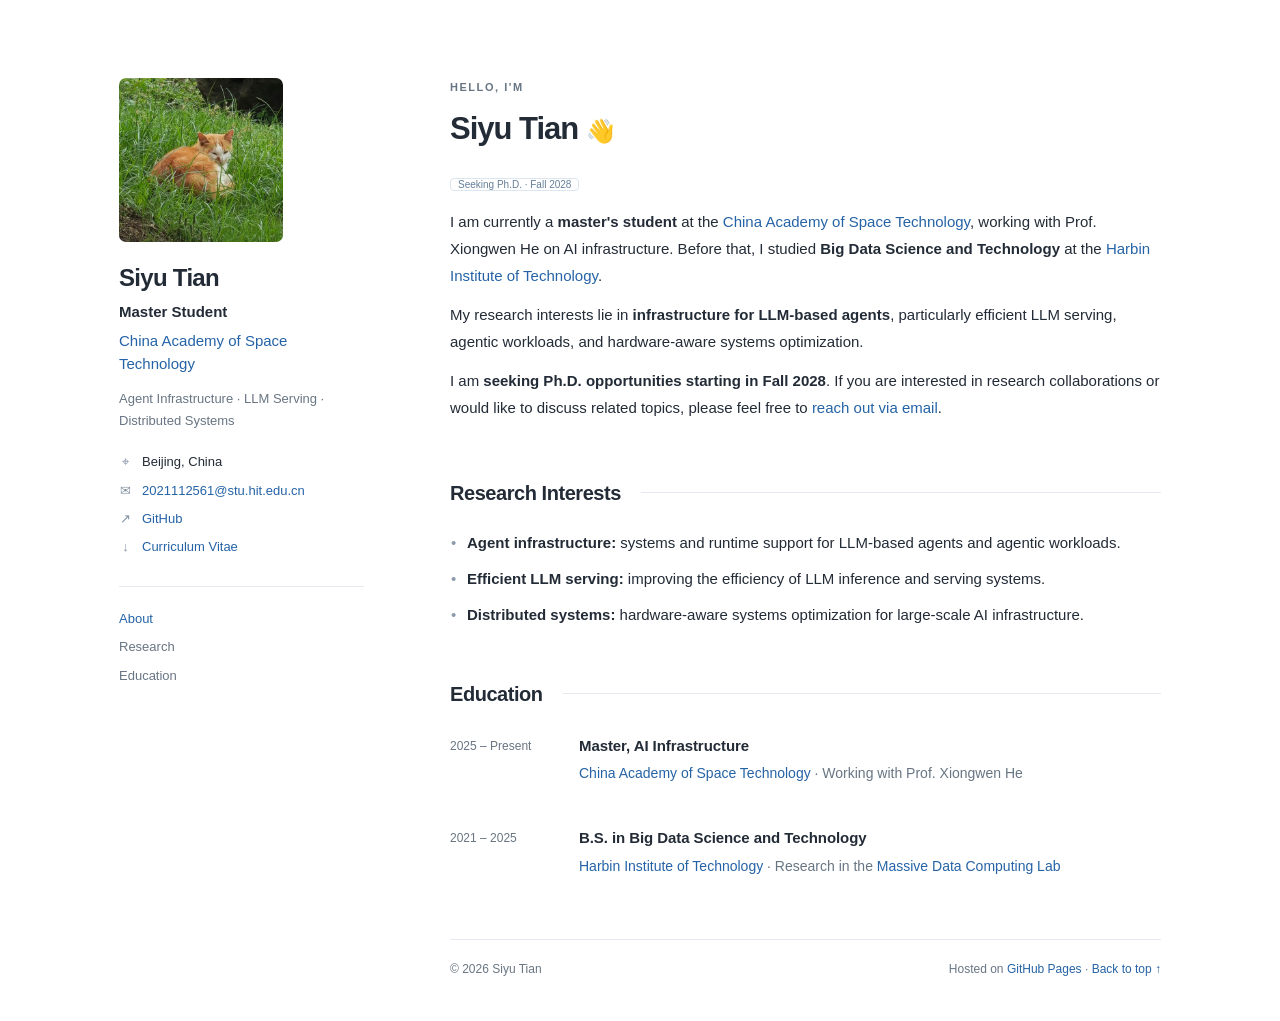
<file: index.html>
<!doctype html>
<html lang="en">
<head>
  <meta charset="utf-8" />
  <meta name="viewport" content="width=device-width, initial-scale=1" />
  <meta name="description" content="Siyu Tian — Master student at the China Academy of Space Technology working on agent infrastructure, efficient LLM serving, and hardware-aware systems optimization." />
  <meta name="theme-color" content="#ffffff" />
  <title>Siyu Tian | Agent Infrastructure &amp; LLM Serving</title>
  <link rel="icon" href="assets/favicon.svg" type="image/svg+xml" />
  <link rel="stylesheet" href="assets/style.css" />
</head>
<body>
  <a class="skip-link" href="#about">Skip to content</a>
  <div class="layout">
    <aside class="sidebar" aria-label="Profile">
      <a href="#about" class="portrait-link" aria-label="Back to introduction"><img class="portrait" src="assets/touxiang.jpg" alt="Portrait of Siyu Tian" width="480" height="494" /></a>
      <h1>Siyu Tian</h1>
      <p class="role">Master Student</p>
      <p class="affiliation"><a href="https://cast.cn/english/channel/1803">China Academy of Space Technology</a></p>
      <p class="research-line">Agent Infrastructure · LLM Serving · Distributed Systems</p>
      <ul class="contacts" aria-label="Contact links">
        <li><span aria-hidden="true">⌖</span> Beijing, China</li>
        <li><span aria-hidden="true">✉</span> <a href="mailto:2021112561@stu.hit.edu.cn">2021112561@stu.hit.edu.cn</a></li>
        <li><span aria-hidden="true">↗</span> <a href="https://github.com/MrCloth">GitHub</a></li>
        <li><span aria-hidden="true">↓</span> <a href="cv.html">Curriculum Vitae</a></li>
      </ul>
      <nav class="side-nav" aria-label="Page sections">
        <a href="#about">About</a><a href="#research">Research</a><a href="#education">Education</a>
      </nav>
    </aside>

    <main class="main" id="about">
      <header class="mobile-header"><span>Siyu Tian</span><a href="cv.html">CV ↗</a></header>
      <section class="section intro" aria-labelledby="about-heading">
        <p class="eyebrow">Hello, I'm</p>
        <h2 id="about-heading">Siyu Tian <span class="greeting">👋</span></h2>
        <p><span class="small-tag">Seeking Ph.D. · Fall 2028</span></p>
        <p>I am currently a <strong>master's student</strong> at the <a href="https://cast.cn/english/channel/1803">China Academy of Space Technology</a>, working with Prof. Xiongwen He on AI infrastructure. Before that, I studied <strong>Big Data Science and Technology</strong> at the <a href="https://www.hit.edu.cn/">Harbin Institute of Technology</a>.</p>
        <p>My research interests lie in <strong>infrastructure for LLM-based agents</strong>, particularly efficient LLM serving, agentic workloads, and hardware-aware systems optimization.</p>
        <p>I am <strong>seeking Ph.D. opportunities starting in Fall 2028</strong>. If you are interested in research collaborations or would like to discuss related topics, please feel free to <a href="mailto:2021112561@stu.hit.edu.cn">reach out via email</a>.</p>
      </section>

      <section class="section" id="research" aria-labelledby="research-heading">
        <div class="section-heading"><h2 id="research-heading">Research Interests</h2><span class="heading-rule"></span></div>
        <ul class="compact-list">
          <li><strong>Agent infrastructure:</strong> systems and runtime support for LLM-based agents and agentic workloads.</li>
          <li><strong>Efficient LLM serving:</strong> improving the efficiency of LLM inference and serving systems.</li>
          <li><strong>Distributed systems:</strong> hardware-aware systems optimization for large-scale AI infrastructure.</li>
        </ul>
      </section>

      <section class="section" id="education" aria-labelledby="education-heading">
        <div class="section-heading"><h2 id="education-heading">Education</h2><span class="heading-rule"></span></div>
        <div class="timeline-entry"><div class="when">2025 – Present</div><div><h3>Master, AI Infrastructure</h3><p class="muted"><a href="https://cast.cn/english/channel/1803">China Academy of Space Technology</a> · Working with Prof. Xiongwen He</p></div></div>
        <div class="timeline-entry"><div class="when">2021 – 2025</div><div><h3>B.S. in Big Data Science and Technology</h3><p class="muted"><a href="https://www.hit.edu.cn/">Harbin Institute of Technology</a> · Research in the <a href="https://db.hit.edu.cn/main.htm">Massive Data Computing Lab</a></p></div></div>
      </section>

      <footer><span>© <span id="year">2026</span> Siyu Tian</span><span>Hosted on <a href="https://pages.github.com/">GitHub Pages</a> · <a href="#about">Back to top ↑</a></span></footer>
    </main>
  </div>
  <script src="assets/main.js" defer></script>
</body>
</html>
</file>
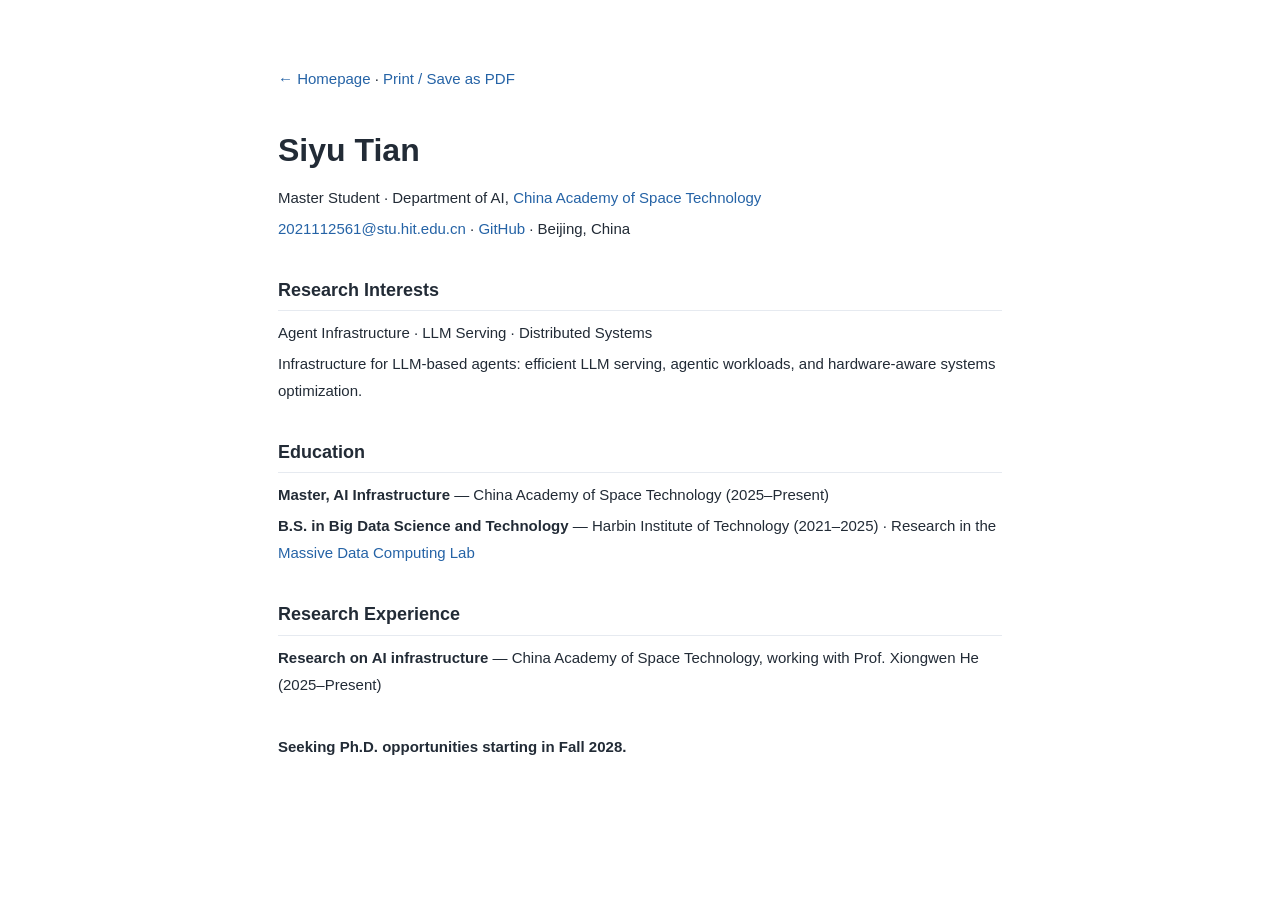
<file: cv.html>
<!doctype html><html lang="en"><head><meta charset="utf-8"><meta name="viewport" content="width=device-width,initial-scale=1"><title>Siyu Tian — CV</title><link rel="stylesheet" href="assets/style.css"><style>.cv{max-width:780px;margin:65px auto;padding:0 28px}.cv h1{font-size:32px;margin-bottom:2px}.cv h2{font-size:18px;margin:32px 0 8px;border-bottom:1px solid #e6eaf0;padding-bottom:4px}.cv p,.cv li{margin:4px 0}.print{margin-bottom:30px}@media print{.print{display:none}.cv{margin:10px auto}}</style></head><body><main class="cv"><div class="print"><a href="index.html">← Homepage</a> · <a href="#" onclick="window.print();return false">Print / Save as PDF</a></div><h1>Siyu Tian</h1><p>Master Student · Department of AI, <a href="https://cast.cn/english/channel/1803">China Academy of Space Technology</a></p><p><a href="mailto:2021112561@stu.hit.edu.cn">2021112561@stu.hit.edu.cn</a> · <a href="https://github.com/MrCloth">GitHub</a> · Beijing, China</p><h2>Research Interests</h2><p>Agent Infrastructure · LLM Serving · Distributed Systems</p><p>Infrastructure for LLM-based agents: efficient LLM serving, agentic workloads, and hardware-aware systems optimization.</p><h2>Education</h2><p><strong>Master, AI Infrastructure</strong> — China Academy of Space Technology (2025–Present)</p><p><strong>B.S. in Big Data Science and Technology</strong> — Harbin Institute of Technology (2021–2025) · Research in the <a href="https://db.hit.edu.cn/main.htm">Massive Data Computing Lab</a></p><h2>Research Experience</h2><p><strong>Research on AI infrastructure</strong> — China Academy of Space Technology, working with Prof. Xiongwen He (2025–Present)</p><p style="margin-top:35px"><strong>Seeking Ph.D. opportunities starting in Fall 2028.</strong></p></main></body></html>
</file>
<file: assets/style.css>
:root{color-scheme:light;--ink:#222b36;--muted:#687583;--blue:#2563a6;--border:#e6eaf0;--background:#fff;--surface:#f4f7fa}*{box-sizing:border-box}html{scroll-behavior:smooth}body{margin:0;background:var(--background);color:var(--ink);font:15px/1.8 -apple-system,BlinkMacSystemFont,"Segoe UI",Roboto,"Helvetica Neue",Arial,sans-serif;-webkit-font-smoothing:antialiased}a{color:var(--blue);text-decoration:none}a:hover{text-decoration:underline}a:focus-visible{outline:2px solid var(--blue);outline-offset:3px;border-radius:2px}.layout{max-width:1130px;margin:0 auto;display:grid;grid-template-columns:245px minmax(0,1fr);gap:86px;padding:78px 44px 40px}.sidebar{align-self:start;position:sticky;top:42px}.portrait{display:block;width:164px;height:164px;object-fit:cover;border-radius:7px;margin-bottom:22px;background:#edf2f7}.sidebar h1{font-size:24px;letter-spacing:-.7px;line-height:1.2;margin:0 0 5px}.native-name{font-size:13px;color:var(--muted);margin:0 0 16px}.optional{font-size:10px;color:#a0a8b2}.role{font-weight:650;margin:0}.affiliation{line-height:1.55;margin:4px 0 13px}.research-line{font-size:13px;color:var(--muted);line-height:1.65;margin:0 0 19px}.contacts{list-style:none;margin:0;padding:0 0 22px;border-bottom:1px solid var(--border);font-size:13px}.contacts li{display:flex;gap:10px;align-items:baseline;margin:5px 0}.contacts li span{color:#8392a4;width:13px;text-align:center}.side-nav{display:flex;flex-direction:column;align-items:flex-start;gap:5px;margin-top:20px;font-size:13px}.side-nav a{color:var(--muted)}.side-nav a:hover,.side-nav a.active{color:var(--blue)}.main{min-width:0}.mobile-header{display:none}.section{scroll-margin-top:35px;margin-bottom:48px}.intro{margin-bottom:54px}.eyebrow{letter-spacing:.14em;text-transform:uppercase;font-size:11px;color:var(--muted);font-weight:700;margin:0 0 3px}.intro h2{font-size:31px;letter-spacing:-1px;line-height:1.25;margin:0 0 20px}.greeting{font-size:23px;font-weight:400}.main p{margin:0 0 12px}.section-heading{display:flex;align-items:center;gap:20px;margin:0 0 18px}.section-heading h2{font-size:20px;letter-spacing:-.45px;margin:0;white-space:nowrap}.heading-rule{height:1px;background:var(--border);flex:1}.news-list,.compact-list{padding:0;list-style:none;margin:0}.news-list li{display:grid;grid-template-columns:75px minmax(0,1fr);gap:16px;margin-bottom:10px}.news-list time{color:var(--muted);font-size:13px;font-variant-numeric:tabular-nums}.compact-list li{position:relative;padding-left:17px;margin-bottom:9px}.compact-list li:before{content:'•';position:absolute;left:1px;color:#8c9bac}.section-note{font-size:13px;color:var(--muted)}.pub-entry{padding:0 0 23px;margin:0 0 22px;border-bottom:1px solid var(--border)}.pub-entry:last-child{border-bottom:none;padding-bottom:0;margin-bottom:0}.venue{text-transform:uppercase;letter-spacing:.04em;font-size:11px;font-weight:700;color:#587da0}.pub-entry h3,.item h3,.timeline-entry h3{font-size:15px;line-height:1.5;margin:5px 0 4px;letter-spacing:-.08px}.authors{font-size:13px;color:#536171}.pub-summary{font-size:13px;color:var(--muted)}.links{display:flex;gap:16px;flex-wrap:wrap;font-size:13px;font-weight:550}.item{margin-bottom:24px}.item-top{display:flex;align-items:center;gap:14px;flex-wrap:wrap}.small-tag{font-size:10px;border:1px solid #dce6ef;color:#637e98;border-radius:4px;padding:0 7px}.item p,.timeline-entry p{font-size:14px}.timeline-entry{display:grid;grid-template-columns:115px minmax(0,1fr);gap:14px;margin-bottom:24px}.when{color:var(--muted);font-size:12px;padding-top:6px;white-space:nowrap}.muted{color:var(--muted)}footer{border-top:1px solid var(--border);padding-top:19px;display:flex;justify-content:space-between;gap:16px;flex-wrap:wrap;color:var(--muted);font-size:12px}.skip-link{position:absolute;left:-9999px}.skip-link:focus{left:10px;top:10px;padding:8px;background:white;z-index:3}@media(max-width:850px){.layout{gap:40px;grid-template-columns:200px minmax(0,1fr);padding:48px 28px}.portrait{width:150px;height:150px}}@media(max-width:650px){.layout{display:block;padding:24px 23px 35px}.sidebar{position:static;border-bottom:1px solid var(--border);padding-bottom:20px;margin-bottom:34px}.portrait{width:116px;height:116px;margin-bottom:15px}.sidebar h1{font-size:22px}.contacts{border:0;padding-bottom:0;display:flex;flex-wrap:wrap;column-gap:16px}.contacts li{margin:2px 0}.side-nav{display:none}.mobile-header{display:none}.intro h2{font-size:28px}.section{margin-bottom:40px}.news-list li{grid-template-columns:65px minmax(0,1fr);gap:10px}.timeline-entry{grid-template-columns:1fr;gap:0}.when{padding:0}.section-heading h2{font-size:19px}}@media(prefers-reduced-motion:reduce){html{scroll-behavior:auto}}
</file>
